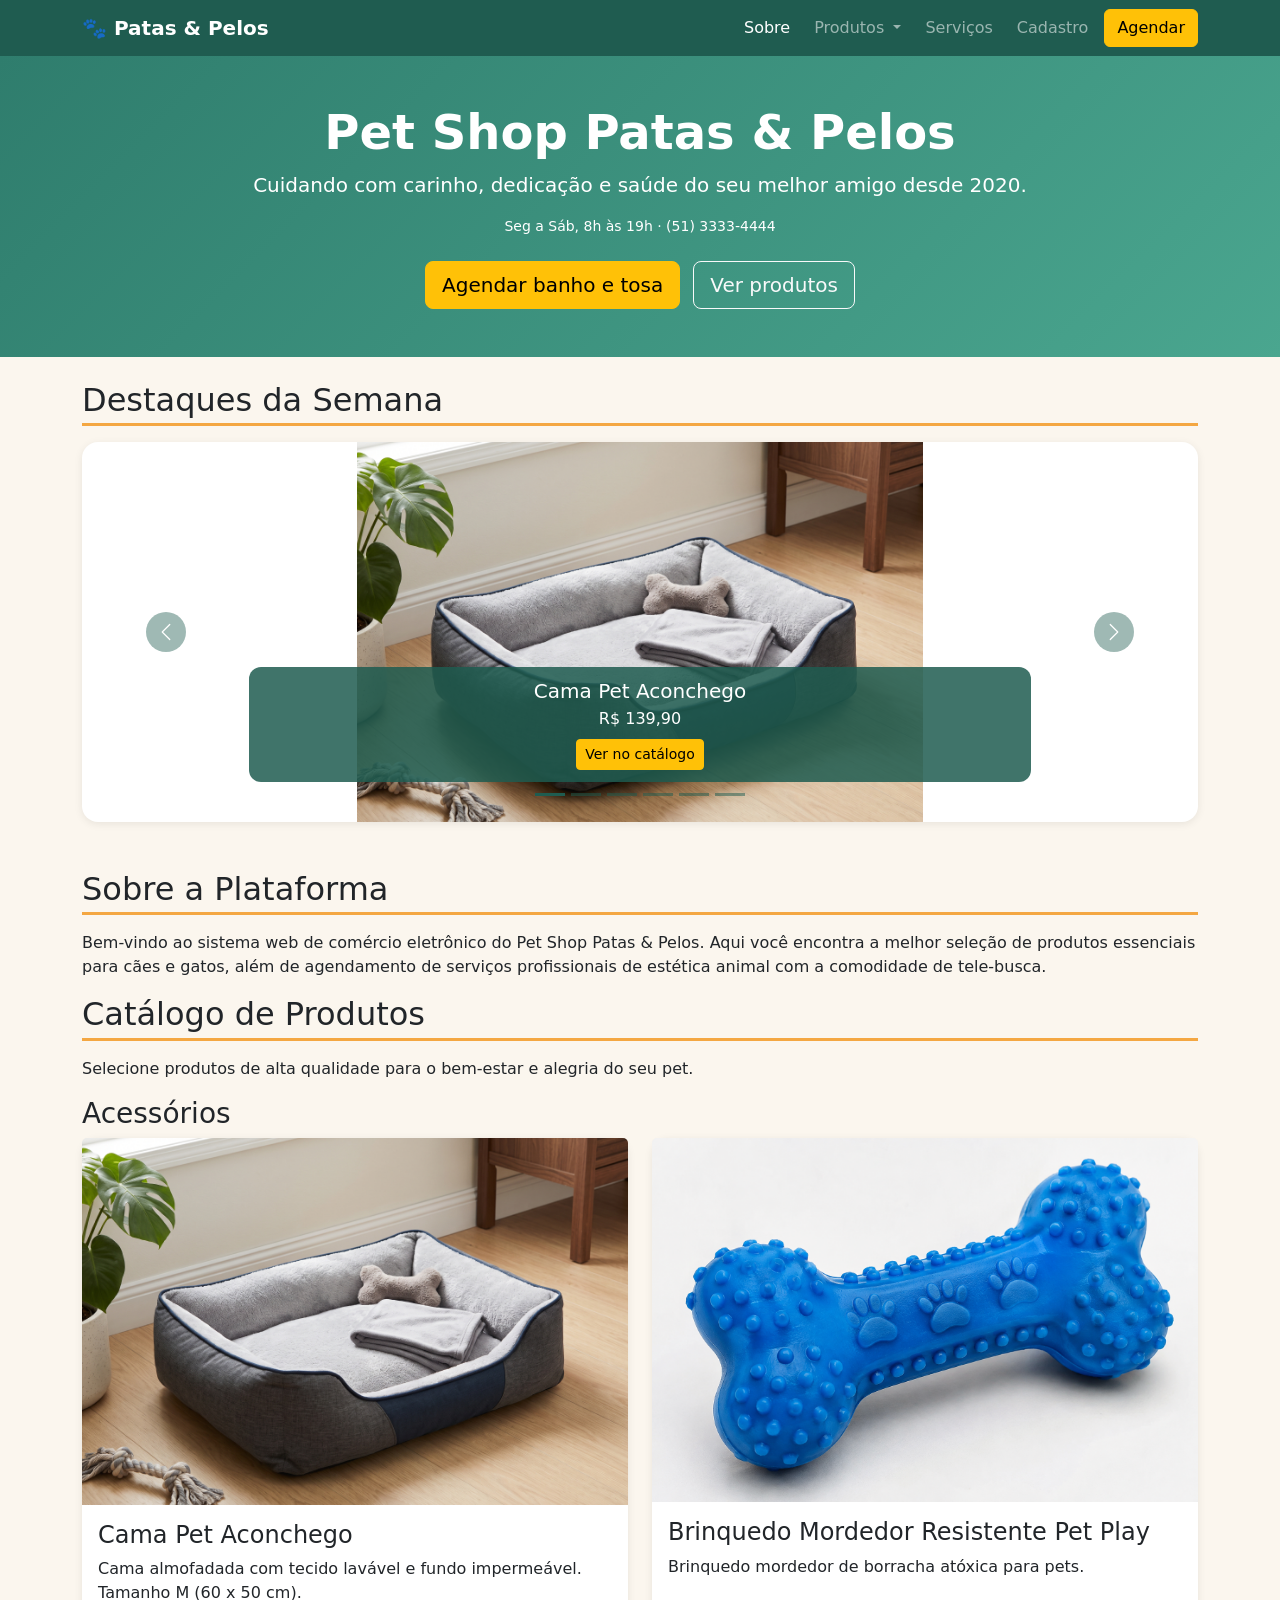
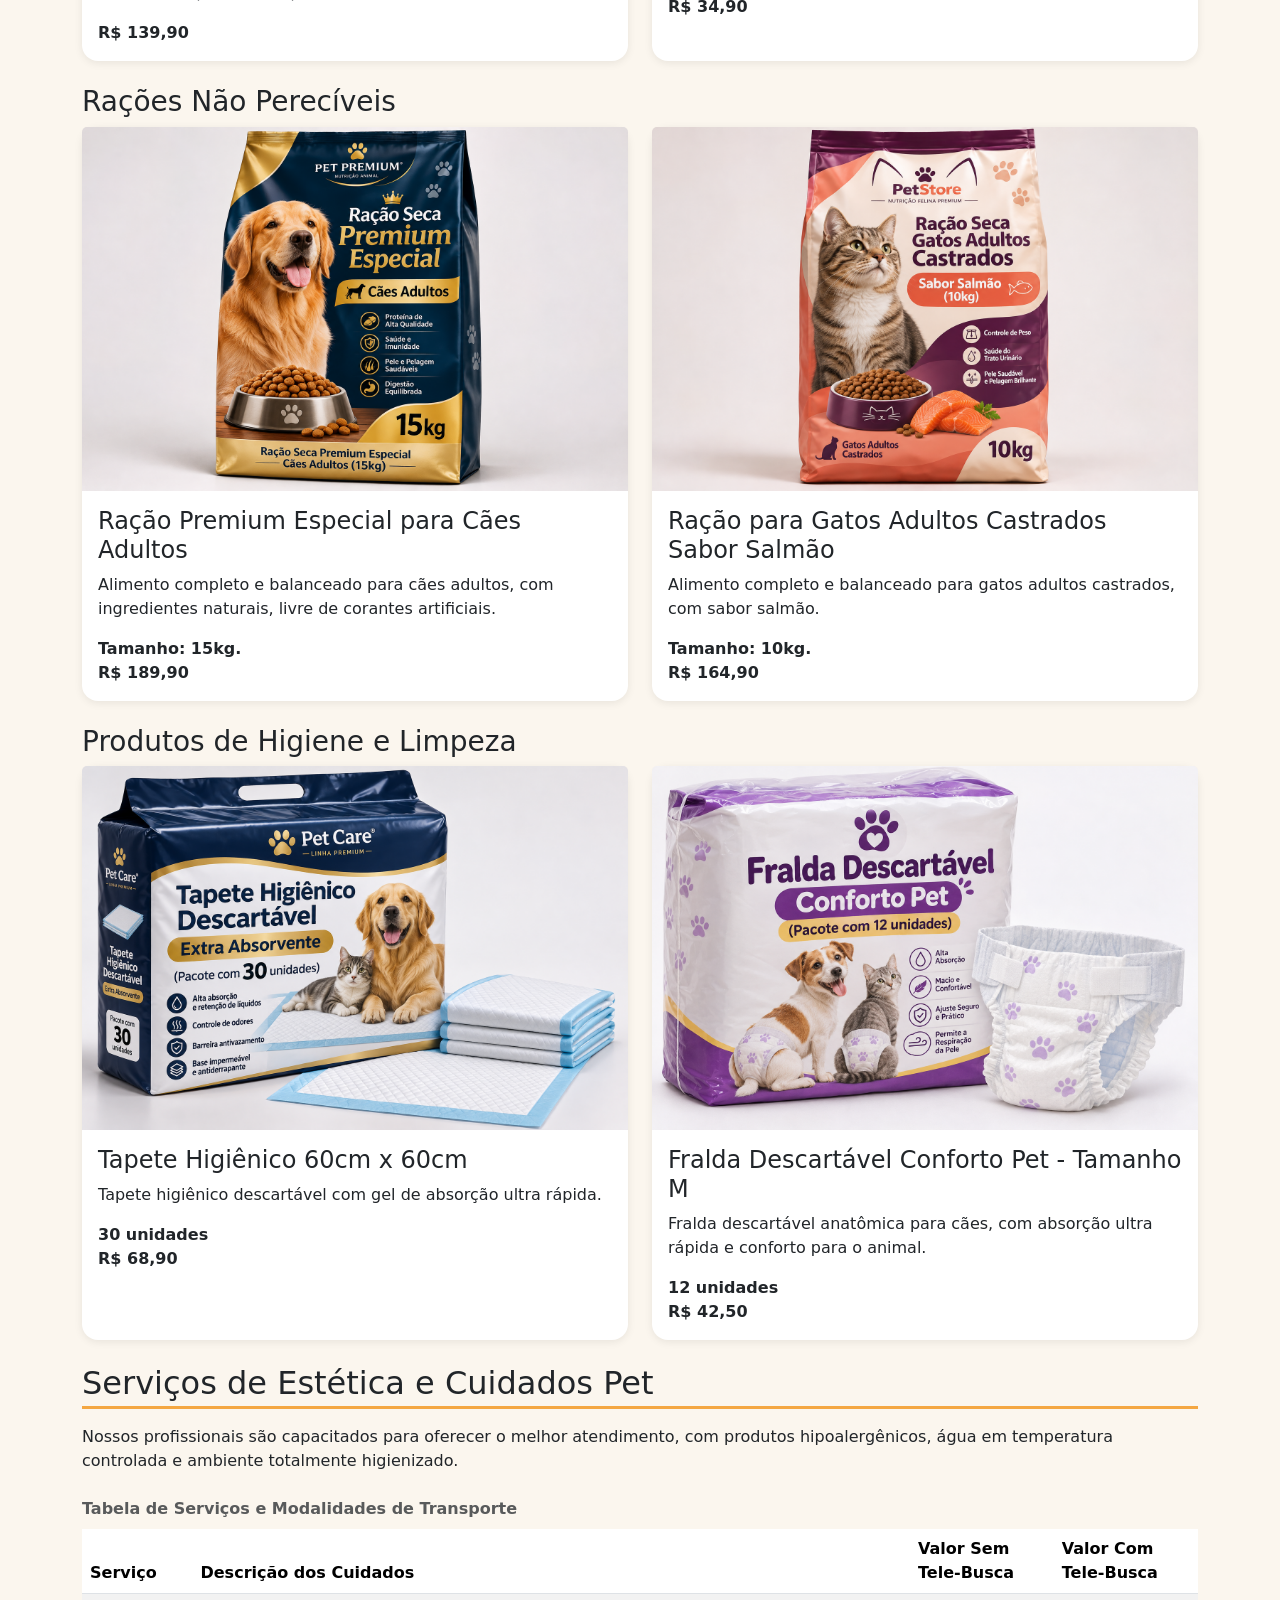
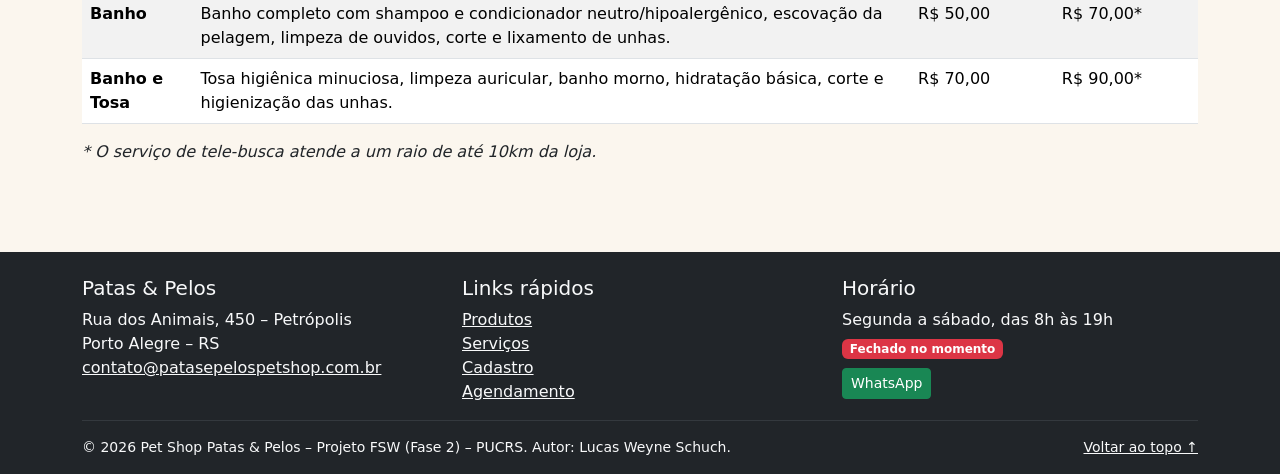
<file: index.html>
<!doctype html>
<html lang="pt-BR">
  <head>
    <meta charset="UTF-8" />
    <meta name="viewport" content="width=device-width, initial-scale=1.0" />
    <title>Pet Shop Patas &amp; Pelos - Produtos e Serviços</title>
    <link
      rel="stylesheet"
      href="https://cdn.jsdelivr.net/npm/bootstrap@5.3.9/dist/css/bootstrap.min.css"
      integrity="sha384-yEPZ7jP9S0QKiUQ0m3jjsO4ProIW7wvR9gXkI7JOGa2XVsw53Yke2bsdkBbjmmiX"
      crossorigin="anonymous"
    />
    <link rel="stylesheet" href="assets/css/style.css" />
  </head>
  <body id="topo">
    <a
      class="visually-hidden-focusable position-absolute p-2 bg-warning text-dark"
      href="#conteudo"
      >Pular para o conteúdo</a
    >
    <!-- NAVEGAÇÃO PRINCIPAL -->
    <nav
      class="navbar navbar-expand-lg navbar-dark sticky-top"
      aria-label="Menu principal"
    >
      <div class="container">
        <a class="navbar-brand fw-bold" href="index.html"
          >🐾 Patas &amp; Pelos</a
        >
        <button
          class="navbar-toggler"
          type="button"
          data-bs-toggle="collapse"
          data-bs-target="#menuPrincipal"
          aria-controls="menuPrincipal"
          aria-expanded="false"
          aria-label="Alternar menu principal"
        >
          <span class="navbar-toggler-icon"></span>
        </button>
        <div class="collapse navbar-collapse" id="menuPrincipal">
          <ul class="navbar-nav ms-auto gap-lg-2 align-items-lg-center">
            <li class="nav-item">
              <a class="nav-link active" aria-current="page" href="#sobre"
                >Sobre</a
              >
            </li>
            <li class="nav-item dropdown">
              <button
                class="nav-link dropdown-toggle"
                type="button"
                data-bs-toggle="dropdown"
                aria-expanded="false"
                id="menuProdutos"
              >
                Produtos
              </button>
              <ul class="dropdown-menu" aria-labelledby="menuProdutos">
                <li>
                  <a class="dropdown-item" href="#acessorios">Acessórios</a>
                </li>
                <li>
                  <a class="dropdown-item" href="#racoes">Rações</a>
                </li>
                <li>
                  <a class="dropdown-item" href="#higiene">Higiene</a>
                </li>
              </ul>
            </li>
            <li class="nav-item">
              <a class="nav-link" href="#servicos">Serviços</a>
            </li>
            <li class="nav-item">
              <a class="nav-link" href="cadastro.html">Cadastro</a>
            </li>
            <li class="nav-item">
              <a class="btn btn-warning" href="agendamento.html">Agendar</a>
            </li>
          </ul>
        </div>
      </div>
    </nav>

    <header class="hero text-center text-white py-5">
      <div class="container">
        <h1 class="display-5 fw-bold">Pet Shop Patas &amp; Pelos</h1>
        <p class="lead">
          Cuidando com carinho, dedicação e saúde do seu melhor amigo desde
          2020.
        </p>
        <p class="small mb-4">Seg a Sáb, 8h às 19h · (51) 3333-4444</p>
        <a class="btn btn-warning btn-lg me-2" href="agendamento.html"
          >Agendar banho e tosa</a
        >
        <a class="btn btn-outline-light btn-lg" href="#produtos"
          >Ver produtos</a
        >
      </div>
    </header>

    <!-- CORPO PRINCIPAL (MAIN / BODY) -->
    <main id="conteudo" class="container py-4">
      <!-- SEÇÃO: CARROSSEL DE DESTAQUES -->
      <section id="destaques" class="mb-5" aria-labelledby="titulo-destaques">
        <h2 id="titulo-destaques">Destaques da Semana</h2>
        <div
          id="carouselDestaques"
          class="carousel slide"
          data-bs-ride="carousel"
          data-bs-interval="5000"
          aria-label="Produtos em destaque"
        >
          <div class="carousel-indicators">
            <button
              type="button"
              data-bs-target="#carouselDestaques"
              data-bs-slide-to="0"
              class="active"
              aria-current="true"
              aria-label="Slide 1"
            ></button>
            <button
              type="button"
              data-bs-target="#carouselDestaques"
              data-bs-slide-to="1"
              aria-label="Slide 2"
            ></button>
            <button
              type="button"
              data-bs-target="#carouselDestaques"
              data-bs-slide-to="2"
              aria-label="Slide 3"
            ></button>
            <button
              type="button"
              data-bs-target="#carouselDestaques"
              data-bs-slide-to="3"
              aria-label="Slide 4"
            ></button>
            <button
              type="button"
              data-bs-target="#carouselDestaques"
              data-bs-slide-to="4"
              aria-label="Slide 5"
            ></button>
            <button
              type="button"
              data-bs-target="#carouselDestaques"
              data-bs-slide-to="5"
              aria-label="Slide 6"
            ></button>
          </div>
          <div class="carousel-inner">
            <div class="carousel-item active">
              <img
                src="assets/imagens/cama-pet.jpeg"
                class="d-block w-100"
                alt="Cama pet almofadada confortável para cães e gatos"
              />
              <div class="carousel-caption">
                <h3 class="h5 mb-1">Cama Pet Aconchego</h3>
                <p class="mb-2">R$ 139,90</p>
                <a class="btn btn-warning btn-sm" href="#acessorios"
                  >Ver no catálogo</a
                >
              </div>
            </div>
            <div class="carousel-item">
              <img
                src="assets/imagens/brinquedo-mordedor.png"
                class="d-block w-100"
                alt="Brinquedo mordedor de borracha atóxica para pets"
              />
              <div class="carousel-caption">
                <h3 class="h5 mb-1">Mordedor Resistente Pet Play</h3>
                <p class="mb-2">R$ 34,90</p>
                <a class="btn btn-warning btn-sm" href="#acessorios"
                  >Ver no catálogo</a
                >
              </div>
            </div>
            <div class="carousel-item">
              <img
                src="assets/imagens/racao-caes.png"
                class="d-block w-100"
                alt="Saco de ração premium especial de 15kg para cães adultos"
              />
              <div class="carousel-caption">
                <h3 class="h5 mb-1">Ração Premium Cães Adultos 15kg</h3>
                <p class="mb-2">R$ 189,90</p>
                <a class="btn btn-warning btn-sm" href="#racoes"
                  >Ver no catálogo</a
                >
              </div>
            </div>
            <div class="carousel-item">
              <img
                src="assets/imagens/racao-gatos.png"
                class="d-block w-100"
                alt="Saco de ração para gatos castrados de 10kg sabor salmão"
              />
              <div class="carousel-caption">
                <h3 class="h5 mb-1">Ração Gatos Castrados Salmão 10kg</h3>
                <p class="mb-2">R$ 164,90</p>
                <a class="btn btn-warning btn-sm" href="#racoes"
                  >Ver no catálogo</a
                >
              </div>
            </div>
            <div class="carousel-item">
              <img
                src="assets/imagens/tapete-higienico.png"
                class="d-block w-100"
                alt="Pacote de tapetes higiênicos descartáveis para cães"
              />
              <div class="carousel-caption">
                <h3 class="h5 mb-1">Tapete Higiênico 30 unidades</h3>
                <p class="mb-2">R$ 68,90</p>
                <a class="btn btn-warning btn-sm" href="#higiene"
                  >Ver no catálogo</a
                >
              </div>
            </div>
            <div class="carousel-item">
              <img
                src="assets/imagens/fralda-pet.png"
                class="d-block w-100"
                alt="Pacote de fraldas descartáveis anatômicas para cães"
              />
              <div class="carousel-caption">
                <h3 class="h5 mb-1">Fralda Descartável Conforto Pet</h3>
                <p class="mb-2">R$ 42,50</p>
                <a class="btn btn-warning btn-sm" href="#higiene"
                  >Ver no catálogo</a
                >
              </div>
            </div>
          </div>
          <button
            class="carousel-control-prev"
            type="button"
            data-bs-target="#carouselDestaques"
            data-bs-slide="prev"
          >
            <span class="carousel-control-prev-icon" aria-hidden="true"></span>
            <span class="visually-hidden">Produto anterior</span>
          </button>
          <button
            class="carousel-control-next"
            type="button"
            data-bs-target="#carouselDestaques"
            data-bs-slide="next"
          >
            <span class="carousel-control-next-icon" aria-hidden="true"></span>
            <span class="visually-hidden">Próximo produto</span>
          </button>
        </div>
      </section>

      <!-- SEÇÃO: SOBRE -->
      <section id="sobre">
        <h2>Sobre a Plataforma</h2>
        <p>
          Bem-vindo ao sistema web de comércio eletrônico do Pet Shop Patas
          &amp; Pelos. Aqui você encontra a melhor seleção de produtos
          essenciais para cães e gatos, além de agendamento de serviços
          profissionais de estética animal com a comodidade de tele-busca.
        </p>
      </section>

      <!-- SEÇÃO: PRODUTOS -->
      <section id="produtos">
        <h2>Catálogo de Produtos</h2>
        <p>
          Selecione produtos de alta qualidade para o bem-estar e alegria do seu
          pet.
        </p>

        <!-- CATEGORIA 1: ACESSÓRIOS -->
        <section id="acessorios" class="mb-4">
          <h3>Acessórios</h3>
          <!-- Produto 1 -->
          <div class="row row-cols-1 row-cols-md-2 g-4">
            <div class="col">
              <article class="card h-100">
                <img
                  src="assets/imagens/cama-pet.jpeg"
                  class="card-img-top img-fluid"
                  alt="Cama pet almofadada confortável para cães e gatos"
                  width="300"
                  height="200"
                />
                <div class="card-body">
                  <h4 class="card-title">Cama Pet Aconchego</h4>
                  <p class="card-text">
                    Cama almofadada com tecido lavável e fundo impermeável.
                    Tamanho M (60 x 50 cm).
                  </p>
                  <p class="card-text fw-bold">R$ 139,90</p>
                </div>
              </article>
            </div>
            <!--Produto 2-->
            <div class="col">
              <article class="card h-100">
                <img
                  src="assets/imagens/brinquedo-mordedor.png"
                  class="card-img-top img-fluid"
                  alt="Brinquedo mordedor de borracha atóxica para pets"
                  width="300"
                  height="200"
                />
                <div class="card-body">
                  <h4 class="card-title">
                    Brinquedo Mordedor Resistente Pet Play
                  </h4>
                  <p class="card-text">
                    Brinquedo mordedor de borracha atóxica para pets.
                  </p>
                  <p class="card-text fw-bold">R$ 34,90</p>
                </div>
              </article>
            </div>
          </div>
        </section>

        <!-- CATEGORIA 2: RAÇÕES NÃO PERECÍVEIS -->
        <section id="racoes" class="mb-4">
          <h3>Rações Não Perecíveis</h3>
          <!-- Produto 3 -->
          <div class="row row-cols-1 row-cols-md-2 g-4">
            <div class="col">
              <article class="card h-100">
                <img
                  src="assets/imagens/racao-caes.png"
                  class="card-img-top img-fluid"
                  alt="Saco de ração premium especial de 15kg para cães adultos"
                  width="300"
                  height="200"
                />
                <div class="card-body">
                  <h4 class="card-title">
                    Ração Premium Especial para Cães Adultos
                  </h4>
                  <p class="card-text">
                    Alimento completo e balanceado para cães adultos, com
                    ingredientes naturais, livre de corantes artificiais.
                  </p>
                  <p class="card-text fw-bold">
                    Tamanho: 15kg.<br />
                    R$ 189,90
                  </p>
                </div>
              </article>
            </div>

            <!--Produto 4-->
            <div class="col">
              <article class="card h-100">
                <img
                  src="assets/imagens/racao-gatos.png"
                  class="card-img-top img-fluid"
                  alt="Saco de ração para gatos castrados de 10kg sabor salmão"
                  width="300"
                  height="200"
                />
                <div class="card-body">
                  <h4 class="card-title">
                    Ração para Gatos Adultos Castrados Sabor Salmão
                  </h4>
                  <p class="card-text">
                    Alimento completo e balanceado para gatos adultos castrados,
                    com sabor salmão.
                  </p>
                  <p class="card-text fw-bold">
                    Tamanho: 10kg.<br />
                    R$ 164,90
                  </p>
                </div>
              </article>
            </div>
          </div>
        </section>

        <!-- CATEGORIA 3: HIGIENE E LIMPEZA -->
        <section id="higiene" class="mb-4">
          <h3>Produtos de Higiene e Limpeza</h3>
          <!-- Produto 5 -->
          <div class="row row-cols-1 row-cols-md-2 g-4">
            <div class="col">
              <article class="card h-100">
                <img
                  src="assets/imagens/tapete-higienico.png"
                  class="card-img-top img-fluid"
                  alt="Pacote de tapetes higiênicos descartáveis extra absorventes com 30 unidades"
                  width="300"
                  height="200"
                />
                <div class="card-body">
                  <h4 class="card-title">Tapete Higiênico 60cm x 60cm</h4>
                  <p class="card-text">
                    Tapete higiênico descartável com gel de absorção ultra
                    rápida.
                  </p>
                  <p class="card-text fw-bold">
                    30 unidades<br />
                    R$ 68,90
                  </p>
                </div>
              </article>
            </div>

            <!--Produto 6-->
            <div class="col">
              <article class="card h-100">
                <img
                  src="assets/imagens/fralda-pet.png"
                  class="card-img-top img-fluid"
                  alt="Pacote de fraldas descartáveis anatômicas tamanho M com 12 unidades para pets"
                  width="300"
                  height="200"
                />
                <div class="card-body">
                  <h4 class="card-title">
                    Fralda Descartável Conforto Pet - Tamanho M
                  </h4>
                  <p class="card-text">
                    Fralda descartável anatômica para cães, com absorção ultra
                    rápida e conforto para o animal.
                  </p>
                  <p class="card-text fw-bold">
                    12 unidades<br />
                    R$ 42,50
                  </p>
                </div>
              </article>
            </div>
          </div>
        </section>
      </section>

      <!-- SEÇÃO: SERVIÇOS -->
      <section id="servicos">
        <h2>Serviços de Estética e Cuidados Pet</h2>
        <p>
          Nossos profissionais são capacitados para oferecer o melhor
          atendimento, com produtos hipoalergênicos, água em temperatura
          controlada e ambiente totalmente higienizado.
        </p>

        <!-- Tabela comparativa de serviços e valores com tele-busca -->
        <div class="table-responsive">
          <table class="table table-striped caption-top">
            <caption>
              <strong>Tabela de Serviços e Modalidades de Transporte</strong>
            </caption>
            <thead>
              <tr>
                <th scope="col">Serviço</th>
                <th scope="col">Descrição dos Cuidados</th>
                <th scope="col">Valor Sem Tele-Busca</th>
                <th scope="col">Valor Com Tele-Busca</th>
              </tr>
            </thead>
            <tbody>
              <tr>
                <th scope="row">Banho</th>
                <td>
                  Banho completo com shampoo e condicionador
                  neutro/hipoalergênico, escovação da pelagem, limpeza de
                  ouvidos, corte e lixamento de unhas.
                </td>
                <td>R$ 50,00</td>
                <td>R$ 70,00*</td>
              </tr>
              <tr>
                <th scope="row">Banho e Tosa</th>
                <td>
                  Tosa higiênica minuciosa, limpeza auricular, banho morno,
                  hidratação básica, corte e higienização das unhas.
                </td>
                <td>R$ 70,00</td>
                <td>R$ 90,00*</td>
              </tr>
            </tbody>
          </table>
        </div>

        <p>
          <em
            >* O serviço de tele-busca atende a um raio de até 10km da loja.</em
          >
        </p>
      </section>
    </main>

    <!-- RODAPÉ (FOOTER) -->
    <footer class="bg-dark text-light pt-4 pb-3 mt-5" id="contato">
      <div class="container">
        <div class="row gy-4">
          <div class="col-md-4">
            <h2 class="h5">Patas &amp; Pelos</h2>
            <address class="mb-0">
              Rua dos Animais, 450 – Petrópolis<br />
              Porto Alegre – RS<br />
              <a
                class="link-light"
                href="mailto:contato@patasepelospetshop.com.br"
                >contato@patasepelospetshop.com.br</a
              >
            </address>
          </div>

          <nav class="col-md-4" aria-label="Links rápidos">
            <h2 class="h5">Links rápidos</h2>
            <ul class="list-unstyled mb-0">
              <li>
                <a class="link-light" href="index.html#produtos">Produtos</a>
              </li>
              <li>
                <a class="link-light" href="index.html#servicos">Serviços</a>
              </li>
              <li><a class="link-light" href="cadastro.html">Cadastro</a></li>
              <li>
                <a class="link-light" href="agendamento.html">Agendamento</a>
              </li>
            </ul>
          </nav>

          <div class="col-md-4">
            <h2 class="h5">Horário</h2>
            <p class="mb-1">Segunda a sábado, das 8h às 19h</p>
            <p class="mb-2">
              <span id="statusLoja" class="badge text-bg-secondary"
                >Verificando...</span
              >
            </p>
            <a
              class="btn btn-success btn-sm"
              href="https://wa.me/5551999998888"
              target="_blank"
              rel="noopener noreferrer"
              >WhatsApp</a
            >
          </div>
        </div>

        <hr class="border-secondary" />
        <div class="d-flex justify-content-between flex-wrap gap-2">
          <small
            >&copy; <span id="ano"></span> Pet Shop Patas &amp; Pelos – Projeto
            FSW (Fase 2) – PUCRS. Autor: Lucas Weyne Schuch.</small
          >
          <a class="link-light small" href="#topo">Voltar ao topo ↑</a>
        </div>
      </div>
    </footer>
    <script
      src="https://cdn.jsdelivr.net/npm/bootstrap@5.3.9/dist/js/bootstrap.bundle.min.js"
      integrity="sha384-WyOxWvTyr1QaMPfiPJSv76iReVthorl5uWlFtZPyK0IEB0hGzo9y5Bp9mYanr8Bu"
      crossorigin="anonymous"
    ></script>
    <script src="assets/js/app.js"></script>
  </body>
</html>
</file>
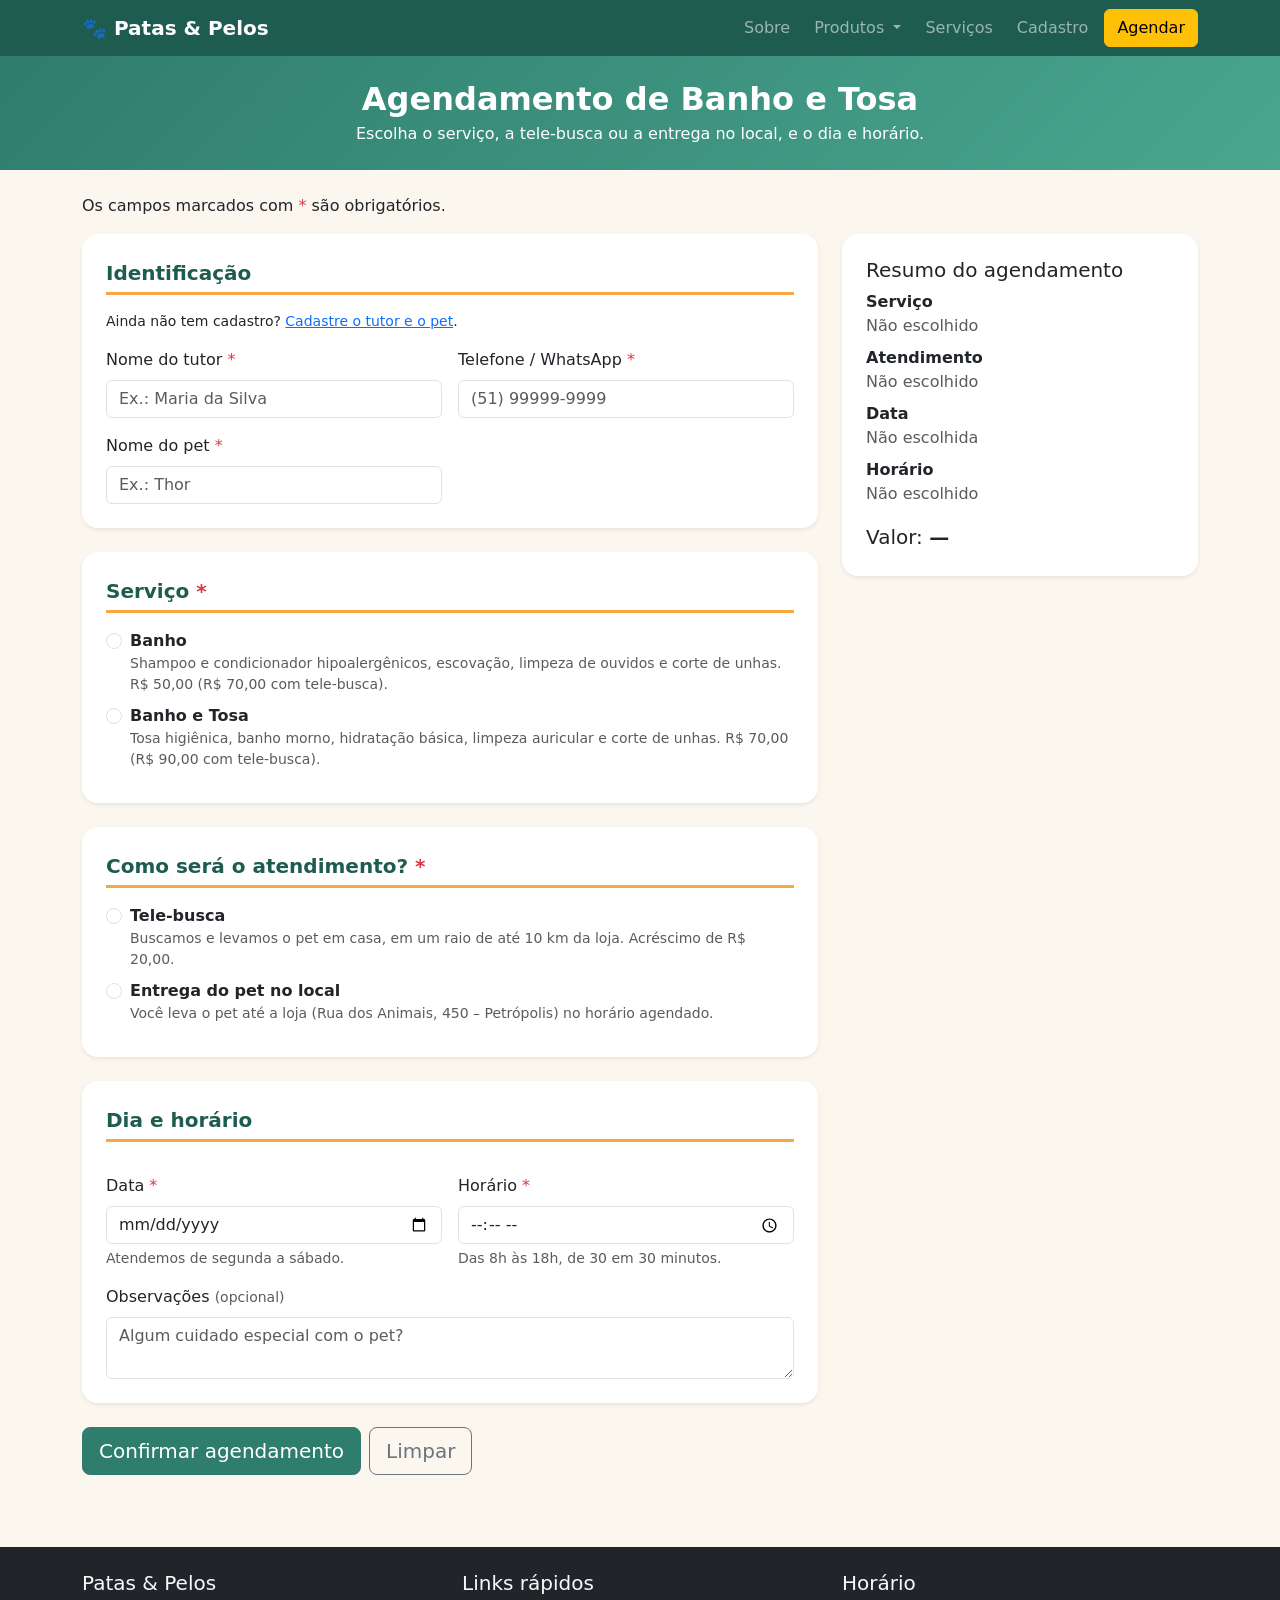
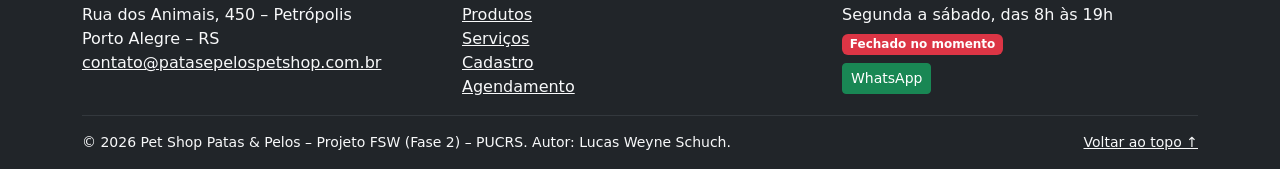
<file: agendamento.html>
<!doctype html>
<html lang="pt-BR">
  <head>
    <meta charset="UTF-8" />
    <meta name="viewport" content="width=device-width, initial-scale=1.0" />
    <title>Agendamento de Banho e Tosa - Pet Shop Patas &amp; Pelos</title>
    <link
      rel="stylesheet"
      href="https://cdn.jsdelivr.net/npm/bootstrap@5.3.9/dist/css/bootstrap.min.css"
      integrity="sha384-yEPZ7jP9S0QKiUQ0m3jjsO4ProIW7wvR9gXkI7JOGa2XVsw53Yke2bsdkBbjmmiX"
      crossorigin="anonymous"
    />
    <link rel="stylesheet" href="assets/css/style.css" />
  </head>
  <body id="topo">
    <a
      class="visually-hidden-focusable position-absolute p-2 bg-warning text-dark"
      href="#conteudo"
      >Pular para o conteúdo</a
    >
    <!-- NAVEGAÇÃO PRINCIPAL -->
    <nav
      class="navbar navbar-expand-lg navbar-dark sticky-top"
      aria-label="Menu principal"
    >
      <div class="container">
        <a class="navbar-brand fw-bold" href="index.html"
          >🐾 Patas &amp; Pelos</a
        >
        <button
          class="navbar-toggler"
          type="button"
          data-bs-toggle="collapse"
          data-bs-target="#menuPrincipal"
          aria-controls="menuPrincipal"
          aria-expanded="false"
          aria-label="Alternar menu principal"
        >
          <span class="navbar-toggler-icon"></span>
        </button>
        <div class="collapse navbar-collapse" id="menuPrincipal">
          <ul class="navbar-nav ms-auto gap-lg-2 align-items-lg-center">
            <li class="nav-item">
              <a class="nav-link" href="index.html#sobre">Sobre</a>
            </li>
            <li class="nav-item dropdown">
              <button
                class="nav-link dropdown-toggle"
                type="button"
                data-bs-toggle="dropdown"
                aria-expanded="false"
                id="menuProdutos"
              >
                Produtos
              </button>
              <ul class="dropdown-menu" aria-labelledby="menuProdutos">
                <li>
                  <a class="dropdown-item" href="index.html#acessorios"
                    >Acessórios</a
                  >
                </li>
                <li>
                  <a class="dropdown-item" href="index.html#racoes">Rações</a>
                </li>
                <li>
                  <a class="dropdown-item" href="index.html#higiene">Higiene</a>
                </li>
              </ul>
            </li>
            <li class="nav-item">
              <a class="nav-link" href="index.html#servicos">Serviços</a>
            </li>
            <li class="nav-item">
              <a class="nav-link" href="cadastro.html">Cadastro</a>
            </li>
            <li class="nav-item">
              <a
                class="btn btn-warning"
                aria-current="page"
                href="agendamento.html"
                >Agendar</a
              >
            </li>
          </ul>
        </div>
      </div>
    </nav>

    <!-- CABEÇALHO DA PÁGINA -->
    <header class="hero text-center text-white py-4">
      <div class="container">
        <h1 class="h2 fw-bold mb-1">Agendamento de Banho e Tosa</h1>
        <p class="mb-0">
          Escolha o serviço, a tele-busca ou a entrega no local, e o dia e
          horário.
        </p>
      </div>
    </header>

    <!-- CORPO PRINCIPAL: FORMULÁRIO E RESUMO DE AGENDAMENTO -->
    <main id="conteudo" class="container py-4">
      <p>
        Os campos marcados com
        <span class="text-danger" aria-hidden="true">*</span
        ><span class="visually-hidden">asterisco</span> são obrigatórios.
      </p>

      <div
        id="alertaAgendamento"
        class="d-none"
        role="alert"
        tabindex="-1"
      ></div>

      <div class="row g-4">
        <div class="col-lg-8">
          <form id="formAgendamento" class="needs-validation" novalidate>
            <!-- SEÇÃO: IDENTIFICAÇÃO DO TUTOR E DO PET -->
            <fieldset
              class="form-section bg-white rounded-4 shadow-sm p-4 mb-4"
            >
              <legend>Identificação</legend>
              <p id="avisoPerfil" class="alert alert-info py-2 d-none">
                Preenchemos seus dados com base no cadastro que você fez neste
                navegador.
              </p>
              <p class="small">
                Ainda não tem cadastro?
                <a href="cadastro.html">Cadastre o tutor e o pet</a>.
              </p>
              <div class="row g-3">
                <div class="col-md-6">
                  <label for="tutor" class="form-label"
                    >Nome do tutor
                    <span class="text-danger" aria-hidden="true">*</span></label
                  >
                  <input
                    type="text"
                    class="form-control"
                    id="tutor"
                    name="tutor"
                    required
                    minlength="3"
                    maxlength="80"
                    autocomplete="name"
                    placeholder="Ex.: Maria da Silva"
                  />
                  <div class="invalid-feedback" id="fb-tutor">
                    Informe o nome do tutor.
                  </div>
                </div>
                <div class="col-md-6">
                  <label for="telefoneAg" class="form-label"
                    >Telefone / WhatsApp
                    <span class="text-danger" aria-hidden="true">*</span></label
                  >
                  <input
                    type="tel"
                    class="form-control"
                    id="telefoneAg"
                    name="telefoneAg"
                    required
                    inputmode="tel"
                    maxlength="15"
                    pattern="\(\d{2}\) \d{4,5}-\d{4}"
                    autocomplete="tel"
                    placeholder="(51) 99999-9999"
                  />
                  <div class="invalid-feedback" id="fb-telefoneAg">
                    Informe um telefone no formato (51) 99999-9999.
                  </div>
                </div>
                <div class="col-md-6">
                  <label for="pet" class="form-label"
                    >Nome do pet
                    <span class="text-danger" aria-hidden="true">*</span></label
                  >
                  <input
                    type="text"
                    class="form-control"
                    id="pet"
                    name="pet"
                    required
                    maxlength="40"
                    placeholder="Ex.: Thor"
                  />
                  <div class="invalid-feedback" id="fb-pet">
                    Informe o nome do pet.
                  </div>
                </div>
              </div>
            </fieldset>

            <!-- SEÇÃO: ESCOLHA DO SERVIÇO -->
            <fieldset
              class="form-section bg-white rounded-4 shadow-sm p-4 mb-4"
            >
              <legend>
                Serviço <span class="text-danger" aria-hidden="true">*</span>
              </legend>
              <div class="form-check mb-2">
                <input
                  class="form-check-input"
                  type="radio"
                  name="servico"
                  id="servico-banho"
                  value="banho"
                  required
                />
                <label class="form-check-label" for="servico-banho">
                  <strong>Banho</strong>
                  <span class="d-block small text-body-secondary"
                    >Shampoo e condicionador hipoalergênicos, escovação, limpeza
                    de ouvidos e corte de unhas. R$ 50,00 (R$ 70,00 com
                    tele-busca).</span
                  >
                </label>
              </div>
              <div class="form-check mb-2">
                <input
                  class="form-check-input"
                  type="radio"
                  name="servico"
                  id="servico-banhotosa"
                  value="banhotosa"
                  required
                />
                <label class="form-check-label" for="servico-banhotosa">
                  <strong>Banho e Tosa</strong>
                  <span class="d-block small text-body-secondary"
                    >Tosa higiênica, banho morno, hidratação básica, limpeza
                    auricular e corte de unhas. R$ 70,00 (R$ 90,00 com
                    tele-busca).</span
                  >
                </label>
                <div class="invalid-feedback">Escolha um serviço.</div>
              </div>
            </fieldset>

            <!-- SEÇÃO: MODALIDADE DE ATENDIMENTO (TELE-BUSCA OU LOCAL) -->
            <fieldset
              class="form-section bg-white rounded-4 shadow-sm p-4 mb-4"
            >
              <legend>
                Como será o atendimento?
                <span class="text-danger" aria-hidden="true">*</span>
              </legend>
              <div class="form-check mb-2">
                <input
                  class="form-check-input"
                  type="radio"
                  name="modalidade"
                  id="modalidade-tele"
                  value="tele"
                  required
                />
                <label class="form-check-label" for="modalidade-tele">
                  <strong>Tele-busca</strong>
                  <span class="d-block small text-body-secondary"
                    >Buscamos e levamos o pet em casa, em um raio de até 10 km
                    da loja. Acréscimo de R$ 20,00.</span
                  >
                </label>
              </div>
              <div class="form-check mb-2">
                <input
                  class="form-check-input"
                  type="radio"
                  name="modalidade"
                  id="modalidade-local"
                  value="local"
                  required
                />
                <label class="form-check-label" for="modalidade-local">
                  <strong>Entrega do pet no local</strong>
                  <span class="d-block small text-body-secondary"
                    >Você leva o pet até a loja (Rua dos Animais, 450 –
                    Petrópolis) no horário agendado.</span
                  >
                </label>
                <div class="invalid-feedback">
                  Escolha a forma de atendimento.
                </div>
              </div>

              <div id="teleBusca" class="d-none mt-3">
                <p class="fw-semibold mb-2">Endereço para a busca do pet</p>
                <div class="row g-3">
                  <div class="col-md-6">
                    <label for="ruaBusca" class="form-label"
                      >Rua / Avenida
                      <span class="text-danger" aria-hidden="true"
                        >*</span
                      ></label
                    >
                    <input
                      type="text"
                      class="form-control"
                      id="ruaBusca"
                      name="ruaBusca"
                      required
                      autocomplete="address-line1"
                      placeholder="Ex.: Rua dos Animais"
                    />
                    <div class="invalid-feedback" id="fb-ruaBusca">
                      Informe o endereço de busca.
                    </div>
                  </div>
                  <div class="col-md-2">
                    <label for="numeroBusca" class="form-label"
                      >Número
                      <span class="text-danger" aria-hidden="true"
                        >*</span
                      ></label
                    >
                    <input
                      type="number"
                      class="form-control"
                      id="numeroBusca"
                      name="numeroBusca"
                      required
                      min="1"
                      placeholder="450"
                    />
                    <div class="invalid-feedback" id="fb-numeroBusca">
                      Informe o número.
                    </div>
                  </div>
                  <div class="col-md-4">
                    <label for="bairroBusca" class="form-label"
                      >Bairro
                      <span class="text-danger" aria-hidden="true"
                        >*</span
                      ></label
                    >
                    <input
                      type="text"
                      class="form-control"
                      id="bairroBusca"
                      name="bairroBusca"
                      required
                      placeholder="Ex.: Petrópolis"
                    />
                    <div class="invalid-feedback" id="fb-bairroBusca">
                      Informe o bairro.
                    </div>
                  </div>
                </div>
              </div>
            </fieldset>

            <!-- SEÇÃO: DATA E HORÁRIO -->
            <fieldset
              class="form-section bg-white rounded-4 shadow-sm p-4 mb-4"
            >
              <legend>Dia e horário</legend>
              <div class="row g-3">
                <div class="col-md-6">
                  <label for="data" class="form-label"
                    >Data
                    <span class="text-danger" aria-hidden="true">*</span></label
                  >
                  <input
                    type="date"
                    class="form-control"
                    id="data"
                    name="data"
                    required
                    aria-describedby="dataDica"
                  />
                  <div id="dataDica" class="form-text">
                    Atendemos de segunda a sábado.
                  </div>
                  <div class="invalid-feedback" id="fb-data">
                    Escolha a data do atendimento.
                  </div>
                </div>
                <div class="col-md-6">
                  <label for="horario" class="form-label"
                    >Horário
                    <span class="text-danger" aria-hidden="true">*</span></label
                  >
                  <input
                    type="time"
                    class="form-control"
                    id="horario"
                    name="horario"
                    required
                    aria-describedby="horarioDica"
                    min="08:00"
                    max="18:00"
                    step="1800"
                  />
                  <div id="horarioDica" class="form-text">
                    Das 8h às 18h, de 30 em 30 minutos.
                  </div>
                  <div class="invalid-feedback" id="fb-horario">
                    Escolha um horário entre 8h e 18h.
                  </div>
                </div>
                <div class="col-12">
                  <label for="obsAg" class="form-label"
                    >Observações
                    <span class="text-body-secondary small"
                      >(opcional)</span
                    ></label
                  >
                  <textarea
                    class="form-control"
                    id="obsAg"
                    name="obsAg"
                    rows="2"
                    maxlength="200"
                    placeholder="Algum cuidado especial com o pet?"
                  ></textarea>
                </div>
              </div>
            </fieldset>

            <div class="d-flex flex-wrap gap-2">
              <button type="submit" class="btn btn-primary btn-lg">
                Confirmar agendamento
              </button>
              <button type="reset" class="btn btn-outline-secondary btn-lg">
                Limpar
              </button>
            </div>
          </form>
        </div>

        <!-- RESUMO LATERAL DO AGENDAMENTO -->
        <aside class="col-lg-4" aria-labelledby="tituloResumo">
          <div
            class="resumo-agendamento bg-white rounded-4 shadow-sm p-4 position-sticky"
          >
            <h2 id="tituloResumo" class="h5 border-0 pb-0">
              Resumo do agendamento
            </h2>
            <dl class="mb-3">
              <dt>Serviço</dt>
              <dd id="resumoServico" class="text-body-secondary">
                Não escolhido
              </dd>
              <dt>Atendimento</dt>
              <dd id="resumoModalidade" class="text-body-secondary">
                Não escolhido
              </dd>
              <dt>Data</dt>
              <dd id="resumoData" class="text-body-secondary">Não escolhida</dd>
              <dt>Horário</dt>
              <dd id="resumoHorario" class="text-body-secondary">
                Não escolhido
              </dd>
            </dl>
            <p class="mb-0 fs-5">
              Valor: <strong id="resumoValor" aria-live="polite">—</strong>
            </p>
          </div>
        </aside>
      </div>
    </main>

    <!-- RODAPÉ (FOOTER) -->
    <footer class="bg-dark text-light pt-4 pb-3 mt-5" id="contato">
      <div class="container">
        <div class="row gy-4">
          <div class="col-md-4">
            <h2 class="h5">Patas &amp; Pelos</h2>
            <address class="mb-0">
              Rua dos Animais, 450 – Petrópolis<br />
              Porto Alegre – RS<br />
              <a
                class="link-light"
                href="mailto:contato@patasepelospetshop.com.br"
                >contato@patasepelospetshop.com.br</a
              >
            </address>
          </div>

          <nav class="col-md-4" aria-label="Links rápidos">
            <h2 class="h5">Links rápidos</h2>
            <ul class="list-unstyled mb-0">
              <li>
                <a class="link-light" href="index.html#produtos">Produtos</a>
              </li>
              <li>
                <a class="link-light" href="index.html#servicos">Serviços</a>
              </li>
              <li><a class="link-light" href="cadastro.html">Cadastro</a></li>
              <li>
                <a class="link-light" href="agendamento.html">Agendamento</a>
              </li>
            </ul>
          </nav>

          <div class="col-md-4">
            <h2 class="h5">Horário</h2>
            <p class="mb-1">Segunda a sábado, das 8h às 19h</p>
            <p class="mb-2">
              <span id="statusLoja" class="badge text-bg-secondary"
                >Verificando...</span
              >
            </p>
            <a
              class="btn btn-success btn-sm"
              href="https://wa.me/5551999998888"
              target="_blank"
              rel="noopener noreferrer"
              >WhatsApp</a
            >
          </div>
        </div>

        <hr class="border-secondary" />
        <div class="d-flex justify-content-between flex-wrap gap-2">
          <small
            >&copy; <span id="ano"></span> Pet Shop Patas &amp; Pelos – Projeto
            FSW (Fase 2) – PUCRS. Autor: Lucas Weyne Schuch.</small
          >
          <a class="link-light small" href="#topo">Voltar ao topo ↑</a>
        </div>
      </div>
    </footer>
    <script
      src="https://cdn.jsdelivr.net/npm/bootstrap@5.3.9/dist/js/bootstrap.bundle.min.js"
      integrity="sha384-WyOxWvTyr1QaMPfiPJSv76iReVthorl5uWlFtZPyK0IEB0hGzo9y5Bp9mYanr8Bu"
      crossorigin="anonymous"
    ></script>
    <script src="assets/js/app.js"></script>
  </body>
</html>
</file>
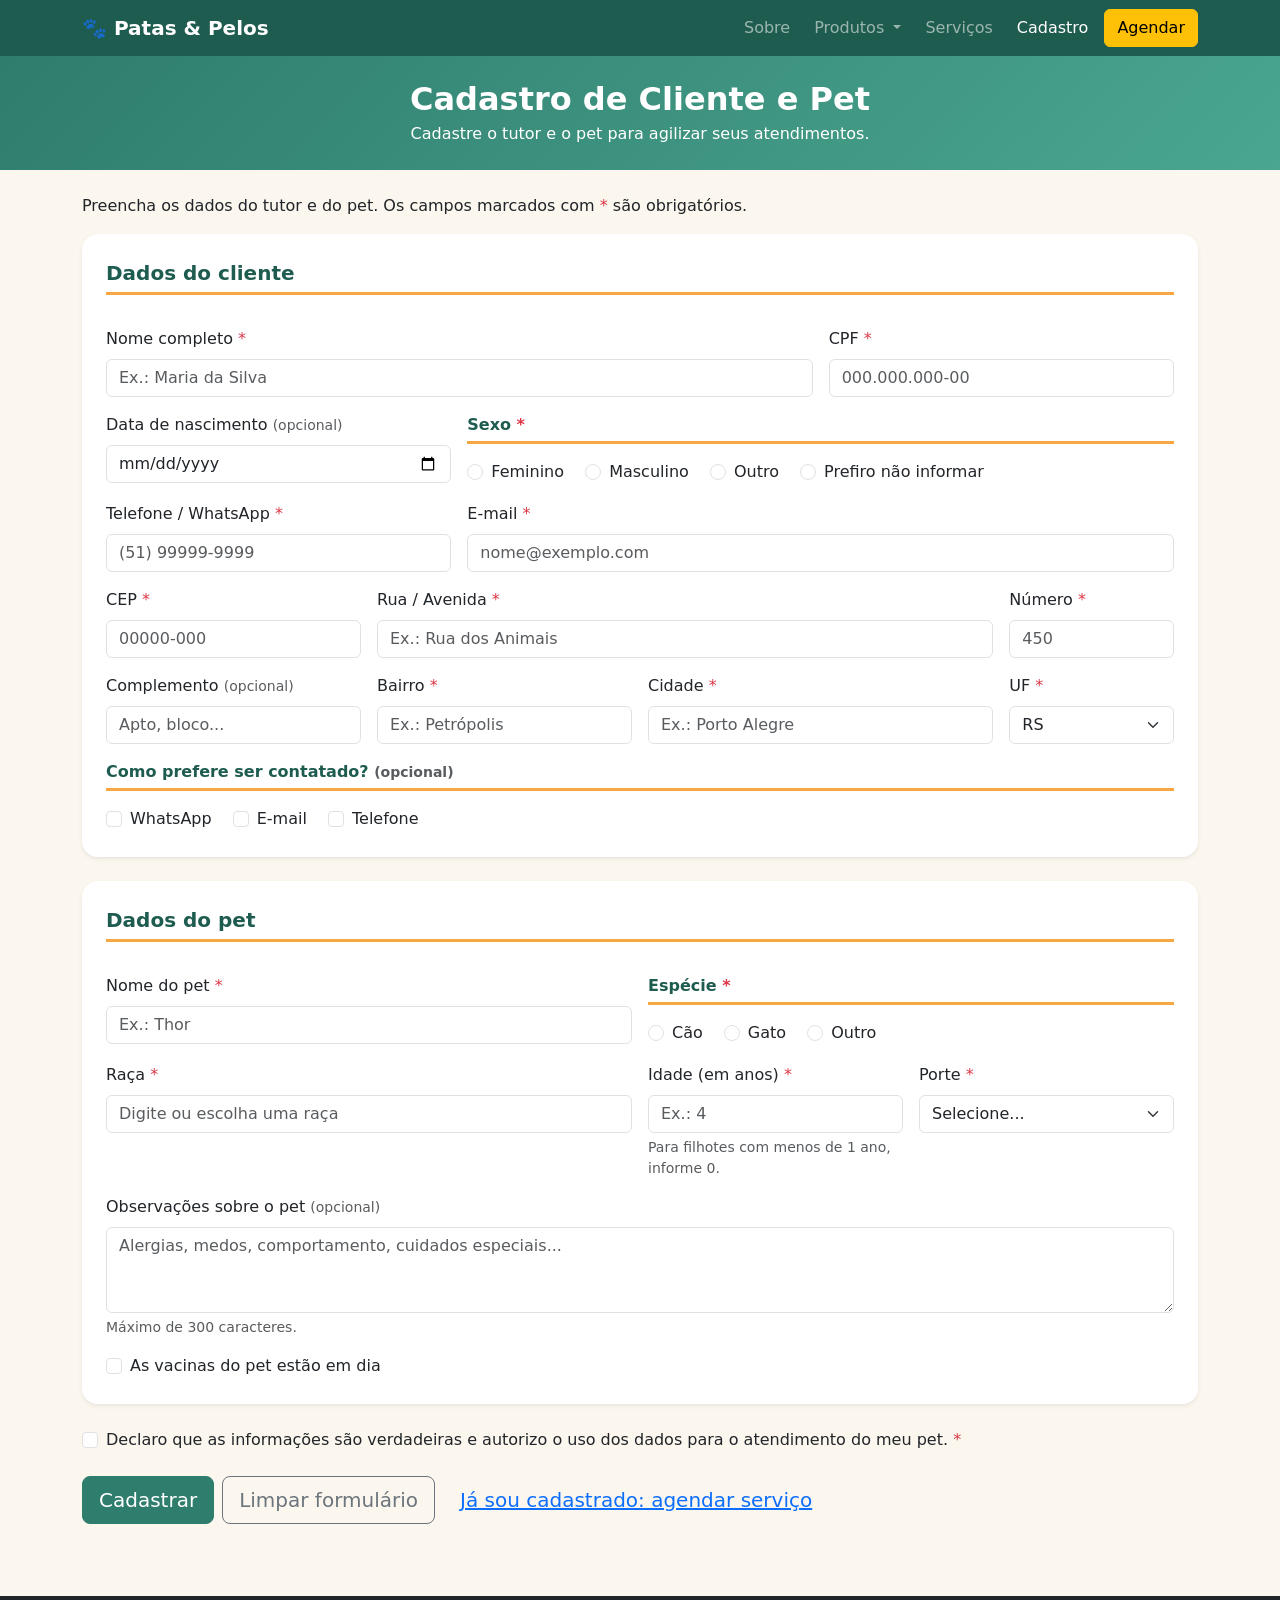
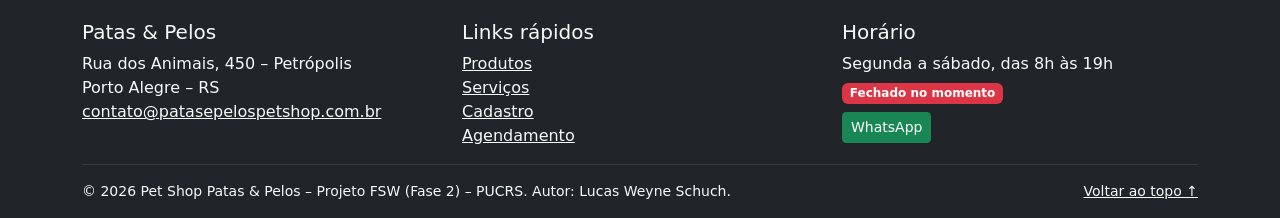
<file: cadastro.html>
<!doctype html>
<html lang="pt-BR">
  <head>
    <meta charset="UTF-8" />
    <meta name="viewport" content="width=device-width, initial-scale=1.0" />
    <title>Cadastro de Cliente e Pet - Pet Shop Patas &amp; Pelos</title>
    <link
      rel="stylesheet"
      href="https://cdn.jsdelivr.net/npm/bootstrap@5.3.9/dist/css/bootstrap.min.css"
      integrity="sha384-yEPZ7jP9S0QKiUQ0m3jjsO4ProIW7wvR9gXkI7JOGa2XVsw53Yke2bsdkBbjmmiX"
      crossorigin="anonymous"
    />
    <link rel="stylesheet" href="assets/css/style.css" />
  </head>
  <body id="topo">
    <a
      class="visually-hidden-focusable position-absolute p-2 bg-warning text-dark"
      href="#conteudo"
      >Pular para o conteúdo</a
    >
    <!-- NAVEGAÇÃO PRINCIPAL -->
    <nav
      class="navbar navbar-expand-lg navbar-dark sticky-top"
      aria-label="Menu principal"
    >
      <div class="container">
        <a class="navbar-brand fw-bold" href="index.html"
          >🐾 Patas &amp; Pelos</a
        >
        <button
          class="navbar-toggler"
          type="button"
          data-bs-toggle="collapse"
          data-bs-target="#menuPrincipal"
          aria-controls="menuPrincipal"
          aria-expanded="false"
          aria-label="Alternar menu principal"
        >
          <span class="navbar-toggler-icon"></span>
        </button>
        <div class="collapse navbar-collapse" id="menuPrincipal">
          <ul class="navbar-nav ms-auto gap-lg-2 align-items-lg-center">
            <li class="nav-item">
              <a class="nav-link" href="index.html#sobre">Sobre</a>
            </li>
            <li class="nav-item dropdown">
              <button
                class="nav-link dropdown-toggle"
                type="button"
                data-bs-toggle="dropdown"
                aria-expanded="false"
                id="menuProdutos"
              >
                Produtos
              </button>
              <ul class="dropdown-menu" aria-labelledby="menuProdutos">
                <li>
                  <a class="dropdown-item" href="index.html#acessorios"
                    >Acessórios</a
                  >
                </li>
                <li>
                  <a class="dropdown-item" href="index.html#racoes">Rações</a>
                </li>
                <li>
                  <a class="dropdown-item" href="index.html#higiene">Higiene</a>
                </li>
              </ul>
            </li>
            <li class="nav-item">
              <a class="nav-link" href="index.html#servicos">Serviços</a>
            </li>
            <li class="nav-item">
              <a
                class="nav-link active"
                aria-current="page"
                href="cadastro.html"
                >Cadastro</a
              >
            </li>
            <li class="nav-item">
              <a class="btn btn-warning" href="agendamento.html">Agendar</a>
            </li>
          </ul>
        </div>
      </div>
    </nav>

    <!-- CABEÇALHO DA PÁGINA -->
    <header class="hero text-center text-white py-4">
      <div class="container">
        <h1 class="h2 fw-bold mb-1">Cadastro de Cliente e Pet</h1>
        <p class="mb-0">
          Cadastre o tutor e o pet para agilizar seus atendimentos.
        </p>
      </div>
    </header>

    <!-- CORPO PRINCIPAL: FORMULÁRIO DE CADASTRO -->
    <main id="conteudo" class="container py-4">
      <p>
        Preencha os dados do tutor e do pet. Os campos marcados com
        <span class="text-danger" aria-hidden="true">*</span
        ><span class="visually-hidden">asterisco</span> são obrigatórios.
      </p>

      <div id="alertaCadastro" class="d-none" role="alert" tabindex="-1"></div>

      <form id="formCadastro" class="needs-validation" novalidate>
        <!-- SEÇÃO: DADOS DO CLIENTE -->
        <fieldset class="form-section bg-white rounded-4 shadow-sm p-4 mb-4">
          <legend>Dados do cliente</legend>
          <div class="row g-3">
            <div class="col-md-8">
              <label for="nome" class="form-label"
                >Nome completo
                <span class="text-danger" aria-hidden="true">*</span></label
              >
              <input
                type="text"
                class="form-control"
                id="nome"
                name="nome"
                required
                minlength="3"
                maxlength="80"
                autocomplete="name"
                placeholder="Ex.: Maria da Silva"
              />
              <div class="invalid-feedback" id="fb-nome">
                Informe o nome completo (mínimo 3 letras).
              </div>
            </div>
            <div class="col-md-4">
              <label for="cpf" class="form-label"
                >CPF
                <span class="text-danger" aria-hidden="true">*</span></label
              >
              <input
                type="text"
                class="form-control"
                id="cpf"
                name="cpf"
                required
                inputmode="numeric"
                maxlength="14"
                pattern="\d{3}\.\d{3}\.\d{3}-\d{2}"
                placeholder="000.000.000-00"
              />
              <div class="invalid-feedback" id="fb-cpf">
                Informe um CPF válido, no formato 000.000.000-00.
              </div>
            </div>
            <div class="col-md-4">
              <label for="nascimento" class="form-label"
                >Data de nascimento
                <span class="text-body-secondary small">(opcional)</span></label
              >
              <input
                type="date"
                class="form-control"
                id="nascimento"
                name="nascimento"
                autocomplete="bday"
              />
            </div>
            <fieldset class="col-md-8">
              <legend class="form-label fs-6">
                Sexo <span class="text-danger" aria-hidden="true">*</span>
              </legend>
              <div class="form-check form-check-inline">
                <input
                  class="form-check-input"
                  type="radio"
                  name="sexo"
                  id="sexo-feminino"
                  value="feminino"
                  required
                />
                <label class="form-check-label" for="sexo-feminino"
                  >Feminino</label
                >
              </div>
              <div class="form-check form-check-inline">
                <input
                  class="form-check-input"
                  type="radio"
                  name="sexo"
                  id="sexo-masculino"
                  value="masculino"
                  required
                />
                <label class="form-check-label" for="sexo-masculino"
                  >Masculino</label
                >
              </div>
              <div class="form-check form-check-inline">
                <input
                  class="form-check-input"
                  type="radio"
                  name="sexo"
                  id="sexo-outro"
                  value="outro"
                  required
                />
                <label class="form-check-label" for="sexo-outro">Outro</label>
              </div>
              <div class="form-check form-check-inline">
                <input
                  class="form-check-input"
                  type="radio"
                  name="sexo"
                  id="sexo-nd"
                  value="nd"
                  required
                />
                <label class="form-check-label" for="sexo-nd"
                  >Prefiro não informar</label
                >
                <div class="invalid-feedback">Selecione uma opção.</div>
              </div>
            </fieldset>
            <div class="col-md-4">
              <label for="telefone" class="form-label"
                >Telefone / WhatsApp
                <span class="text-danger" aria-hidden="true">*</span></label
              >
              <input
                type="tel"
                class="form-control"
                id="telefone"
                name="telefone"
                required
                inputmode="tel"
                maxlength="15"
                pattern="\(\d{2}\) \d{4,5}-\d{4}"
                autocomplete="tel"
                placeholder="(51) 99999-9999"
              />
              <div class="invalid-feedback" id="fb-telefone">
                Informe um telefone no formato (51) 99999-9999.
              </div>
            </div>
            <div class="col-md-8">
              <label for="email" class="form-label"
                >E-mail
                <span class="text-danger" aria-hidden="true">*</span></label
              >
              <input
                type="email"
                class="form-control"
                id="email"
                name="email"
                required
                autocomplete="email"
                placeholder="nome@exemplo.com"
              />
              <div class="invalid-feedback" id="fb-email">
                Informe um e-mail válido, como nome@exemplo.com.
              </div>
            </div>
            <div class="col-md-3">
              <label for="cep" class="form-label"
                >CEP
                <span class="text-danger" aria-hidden="true">*</span></label
              >
              <input
                type="text"
                class="form-control"
                id="cep"
                name="cep"
                required
                inputmode="numeric"
                maxlength="9"
                pattern="\d{5}-\d{3}"
                autocomplete="postal-code"
                placeholder="00000-000"
              />
              <div class="invalid-feedback" id="fb-cep">
                Informe o CEP no formato 00000-000.
              </div>
            </div>
            <div class="col-md-7">
              <label for="rua" class="form-label"
                >Rua / Avenida
                <span class="text-danger" aria-hidden="true">*</span></label
              >
              <input
                type="text"
                class="form-control"
                id="rua"
                name="rua"
                required
                autocomplete="address-line1"
                placeholder="Ex.: Rua dos Animais"
              />
              <div class="invalid-feedback" id="fb-rua">
                Informe o logradouro.
              </div>
            </div>
            <div class="col-md-2">
              <label for="numero" class="form-label"
                >Número
                <span class="text-danger" aria-hidden="true">*</span></label
              >
              <input
                type="number"
                class="form-control"
                id="numero"
                name="numero"
                required
                min="1"
                placeholder="450"
              />
              <div class="invalid-feedback" id="fb-numero">
                Informe o número (mínimo 1).
              </div>
            </div>
            <div class="col-md-3">
              <label for="complemento" class="form-label"
                >Complemento
                <span class="text-body-secondary small">(opcional)</span></label
              >
              <input
                type="text"
                class="form-control"
                id="complemento"
                name="complemento"
                placeholder="Apto, bloco..."
              />
            </div>
            <div class="col-md-3">
              <label for="bairro" class="form-label"
                >Bairro
                <span class="text-danger" aria-hidden="true">*</span></label
              >
              <input
                type="text"
                class="form-control"
                id="bairro"
                name="bairro"
                required
                placeholder="Ex.: Petrópolis"
              />
              <div class="invalid-feedback" id="fb-bairro">
                Informe o bairro.
              </div>
            </div>
            <div class="col-md-4">
              <label for="cidade" class="form-label"
                >Cidade
                <span class="text-danger" aria-hidden="true">*</span></label
              >
              <input
                type="text"
                class="form-control"
                id="cidade"
                name="cidade"
                required
                autocomplete="address-level2"
                placeholder="Ex.: Porto Alegre"
              />
              <div class="invalid-feedback" id="fb-cidade">
                Informe a cidade.
              </div>
            </div>
            <div class="col-md-2">
              <label for="estado" class="form-label"
                >UF <span class="text-danger" aria-hidden="true">*</span></label
              >
              <select class="form-select" id="estado" name="estado" required>
                <option value="">Selecione...</option>
                <option value="AC">AC</option>
                <option value="AL">AL</option>
                <option value="AP">AP</option>
                <option value="AM">AM</option>
                <option value="BA">BA</option>
                <option value="CE">CE</option>
                <option value="DF">DF</option>
                <option value="ES">ES</option>
                <option value="GO">GO</option>
                <option value="MA">MA</option>
                <option value="MT">MT</option>
                <option value="MS">MS</option>
                <option value="MG">MG</option>
                <option value="PA">PA</option>
                <option value="PB">PB</option>
                <option value="PR">PR</option>
                <option value="PE">PE</option>
                <option value="PI">PI</option>
                <option value="RJ">RJ</option>
                <option value="RN">RN</option>
                <option value="RS" selected>RS</option>
                <option value="RO">RO</option>
                <option value="RR">RR</option>
                <option value="SC">SC</option>
                <option value="SP">SP</option>
                <option value="SE">SE</option>
                <option value="TO">TO</option>
              </select>
              <div class="invalid-feedback">Selecione o estado.</div>
            </div>
            <fieldset class="col-12">
              <legend class="form-label fs-6">
                Como prefere ser contatado?
                <span class="text-body-secondary small">(opcional)</span>
              </legend>
              <div class="form-check form-check-inline">
                <input
                  class="form-check-input"
                  type="checkbox"
                  name="contato"
                  id="contato-whatsapp"
                  value="WhatsApp"
                />
                <label class="form-check-label" for="contato-whatsapp"
                  >WhatsApp</label
                >
              </div>
              <div class="form-check form-check-inline">
                <input
                  class="form-check-input"
                  type="checkbox"
                  name="contato"
                  id="contato-email"
                  value="E-mail"
                />
                <label class="form-check-label" for="contato-email"
                  >E-mail</label
                >
              </div>
              <div class="form-check form-check-inline">
                <input
                  class="form-check-input"
                  type="checkbox"
                  name="contato"
                  id="contato-telefone"
                  value="Telefone"
                />
                <label class="form-check-label" for="contato-telefone"
                  >Telefone</label
                >
              </div>
            </fieldset>
          </div>
        </fieldset>

        <!-- SEÇÃO: DADOS DO PET -->
        <fieldset class="form-section bg-white rounded-4 shadow-sm p-4 mb-4">
          <legend>Dados do pet</legend>
          <div class="row g-3">
            <div class="col-md-6">
              <label for="nomePet" class="form-label"
                >Nome do pet
                <span class="text-danger" aria-hidden="true">*</span></label
              >
              <input
                type="text"
                class="form-control"
                id="nomePet"
                name="nomePet"
                required
                maxlength="40"
                placeholder="Ex.: Thor"
              />
              <div class="invalid-feedback" id="fb-nomePet">
                Informe o nome do pet.
              </div>
            </div>
            <fieldset class="col-md-6">
              <legend class="form-label fs-6">
                Espécie <span class="text-danger" aria-hidden="true">*</span>
              </legend>
              <div class="form-check form-check-inline">
                <input
                  class="form-check-input"
                  type="radio"
                  name="especie"
                  id="especie-cao"
                  value="cao"
                  required
                />
                <label class="form-check-label" for="especie-cao">Cão</label>
              </div>
              <div class="form-check form-check-inline">
                <input
                  class="form-check-input"
                  type="radio"
                  name="especie"
                  id="especie-gato"
                  value="gato"
                  required
                />
                <label class="form-check-label" for="especie-gato">Gato</label>
              </div>
              <div class="form-check form-check-inline">
                <input
                  class="form-check-input"
                  type="radio"
                  name="especie"
                  id="especie-outro"
                  value="outro"
                  required
                />
                <label class="form-check-label" for="especie-outro"
                  >Outro</label
                >
                <div class="invalid-feedback">Selecione a espécie.</div>
              </div>
            </fieldset>
            <div class="col-md-6">
              <label for="raca" class="form-label"
                >Raça
                <span class="text-danger" aria-hidden="true">*</span></label
              >
              <input
                type="text"
                class="form-control"
                id="raca"
                name="raca"
                required
                list="listaRacas"
                maxlength="40"
                placeholder="Digite ou escolha uma raça"
              />
              <div class="invalid-feedback" id="fb-raca">
                Informe a raça (ou SRD, se não tiver raça definida).
              </div>
            </div>
            <datalist id="listaRacas">
              <option value="Sem raça definida (SRD)"></option>
              <option value="Labrador"></option>
              <option value="Golden Retriever"></option>
              <option value="Poodle"></option>
              <option value="Shih Tzu"></option>
              <option value="Yorkshire"></option>
              <option value="Lhasa Apso"></option>
              <option value="Bulldog"></option>
              <option value="Pinscher"></option>
              <option value="Spitz Alemão"></option>
              <option value="Siamês"></option>
              <option value="Persa"></option>
              <option value="Maine Coon"></option>
            </datalist>
            <div class="col-md-3">
              <label for="idade" class="form-label"
                >Idade (em anos)
                <span class="text-danger" aria-hidden="true">*</span></label
              >
              <input
                type="number"
                class="form-control"
                id="idade"
                name="idade"
                required
                aria-describedby="idadeDica"
                min="0"
                max="30"
                step="1"
                placeholder="Ex.: 4"
              />
              <div id="idadeDica" class="form-text">
                Para filhotes com menos de 1 ano, informe 0.
              </div>
              <div class="invalid-feedback" id="fb-idade">
                Informe uma idade entre 0 e 30 anos.
              </div>
            </div>
            <div class="col-md-3">
              <label for="porte" class="form-label"
                >Porte
                <span class="text-danger" aria-hidden="true">*</span></label
              >
              <select class="form-select" id="porte" name="porte" required>
                <option value="">Selecione...</option>
                <option value="pequeno">Pequeno (até 10 kg)</option>
                <option value="medio">Médio (10 a 25 kg)</option>
                <option value="grande">Grande (acima de 25 kg)</option>
              </select>
              <div class="invalid-feedback">Selecione o porte.</div>
            </div>
            <div class="col-12">
              <label for="observacoes" class="form-label"
                >Observações sobre o pet
                <span class="text-body-secondary small">(opcional)</span></label
              >
              <textarea
                class="form-control"
                id="observacoes"
                name="observacoes"
                rows="3"
                maxlength="300"
                aria-describedby="observacoesDica"
                placeholder="Alergias, medos, comportamento, cuidados especiais..."
              ></textarea>
              <div id="observacoesDica" class="form-text">
                Máximo de 300 caracteres.
              </div>
            </div>
            <div class="col-12">
              <div class="form-check">
                <input
                  class="form-check-input"
                  type="checkbox"
                  name="vacinas"
                  id="vacinas"
                  value="sim"
                />
                <label class="form-check-label" for="vacinas"
                  >As vacinas do pet estão em dia</label
                >
              </div>
            </div>
          </div>
        </fieldset>

        <div class="form-check mb-4">
          <input
            class="form-check-input"
            type="checkbox"
            name="termos"
            id="termos"
            required
          />
          <label class="form-check-label" for="termos"
            >Declaro que as informações são verdadeiras e autorizo o uso dos
            dados para o atendimento do meu pet.
            <span class="text-danger" aria-hidden="true">*</span></label
          >
          <div class="invalid-feedback">
            É necessário aceitar para concluir o cadastro.
          </div>
        </div>

        <div class="d-flex flex-wrap gap-2">
          <button type="submit" class="btn btn-primary btn-lg">
            Cadastrar
          </button>
          <button type="reset" class="btn btn-outline-secondary btn-lg">
            Limpar formulário
          </button>
          <a class="btn btn-link btn-lg" href="agendamento.html"
            >Já sou cadastrado: agendar serviço</a
          >
        </div>
      </form>
    </main>

    <!-- RODAPÉ (FOOTER) -->
    <footer class="bg-dark text-light pt-4 pb-3 mt-5" id="contato">
      <div class="container">
        <div class="row gy-4">
          <div class="col-md-4">
            <h2 class="h5">Patas &amp; Pelos</h2>
            <address class="mb-0">
              Rua dos Animais, 450 – Petrópolis<br />
              Porto Alegre – RS<br />
              <a
                class="link-light"
                href="mailto:contato@patasepelospetshop.com.br"
                >contato@patasepelospetshop.com.br</a
              >
            </address>
          </div>

          <nav class="col-md-4" aria-label="Links rápidos">
            <h2 class="h5">Links rápidos</h2>
            <ul class="list-unstyled mb-0">
              <li>
                <a class="link-light" href="index.html#produtos">Produtos</a>
              </li>
              <li>
                <a class="link-light" href="index.html#servicos">Serviços</a>
              </li>
              <li><a class="link-light" href="cadastro.html">Cadastro</a></li>
              <li>
                <a class="link-light" href="agendamento.html">Agendamento</a>
              </li>
            </ul>
          </nav>

          <div class="col-md-4">
            <h2 class="h5">Horário</h2>
            <p class="mb-1">Segunda a sábado, das 8h às 19h</p>
            <p class="mb-2">
              <span id="statusLoja" class="badge text-bg-secondary"
                >Verificando...</span
              >
            </p>
            <a
              class="btn btn-success btn-sm"
              href="https://wa.me/5551999998888"
              target="_blank"
              rel="noopener noreferrer"
              >WhatsApp</a
            >
          </div>
        </div>

        <hr class="border-secondary" />
        <div class="d-flex justify-content-between flex-wrap gap-2">
          <small
            >&copy; <span id="ano"></span> Pet Shop Patas &amp; Pelos – Projeto
            FSW (Fase 2) – PUCRS. Autor: Lucas Weyne Schuch.</small
          >
          <a class="link-light small" href="#topo">Voltar ao topo ↑</a>
        </div>
      </div>
    </footer>
    <script
      src="https://cdn.jsdelivr.net/npm/bootstrap@5.3.9/dist/js/bootstrap.bundle.min.js"
      integrity="sha384-WyOxWvTyr1QaMPfiPJSv76iReVthorl5uWlFtZPyK0IEB0hGzo9y5Bp9mYanr8Bu"
      crossorigin="anonymous"
    ></script>
    <script src="assets/js/app.js"></script>
  </body>
</html>
</file>
<file: assets/css/style.css>
/* Paleta de cores e layout base */
:root {
  --verde: #2f7d6d;
  --verde-escuro: #1f5c50;
  --laranja: #f4a742;
  --creme: #fbf6ee;
}
html {
  scroll-padding-top: 5rem;
}
body {
  background-color: var(--creme);
}

.navbar {
  background-color: var(--verde-escuro);
}

.hero {
  background: linear-gradient(135deg, var(--verde), #4aa68f);
}

main h2 {
  border-bottom: 3px solid var(--laranja);
  padding-bottom: 0.25rem;
  margin-bottom: 1rem;
}

.card {
  border: 0;
  border-radius: 1rem;
  box-shadow: 0 2px 8px rgba(0, 0, 0, 0.08);
  transition: transform 0.2s;
}
.card:hover {
  transform: translateY(-4px);
}

.btn-primary {
  --bs-btn-bg: var(--verde);
  --bs-btn-border-color: var(--verde);
  --bs-btn-hover-bg: var(--verde-escuro);
  --bs-btn-hover-border-color: var(--verde-escuro);
}

/* Carrossel de destaques */
#carouselDestaques {
  border-radius: 1rem;
  overflow: hidden;
  box-shadow: 0 2px 8px rgba(0, 0, 0, 0.08);
  background-color: #fff;
}
#carouselDestaques .carousel-item img {
  height: 380px;
  object-fit: contain;
}
#carouselDestaques .carousel-caption {
  background-color: rgba(31, 92, 80, 0.85);
  border-radius: 0.75rem;
  padding: 0.75rem 1rem;
  bottom: 2.5rem;
}
#carouselDestaques .carousel-indicators [data-bs-target] {
  background-color: var(--verde-escuro);
}
#carouselDestaques .carousel-control-prev-icon,
#carouselDestaques .carousel-control-next-icon {
  background-color: rgba(31, 92, 80, 0.85);
  border-radius: 50%;
  background-size: 50%;
  width: 2.5rem;
  height: 2.5rem;
}

/* Formulários (cadastro e agendamento) */
.form-section legend {
  font-size: 1.25rem;
  font-weight: 600;
  color: var(--verde-escuro);
  border-bottom: 3px solid var(--laranja);
  padding-bottom: 0.25rem;
  margin-bottom: 1rem;
}
.resumo-agendamento {
  top: 5.5rem;
}
.resumo-agendamento dt {
  font-weight: 600;
}
.resumo-agendamento dd {
  margin-bottom: 0.5rem;
}
</file>
